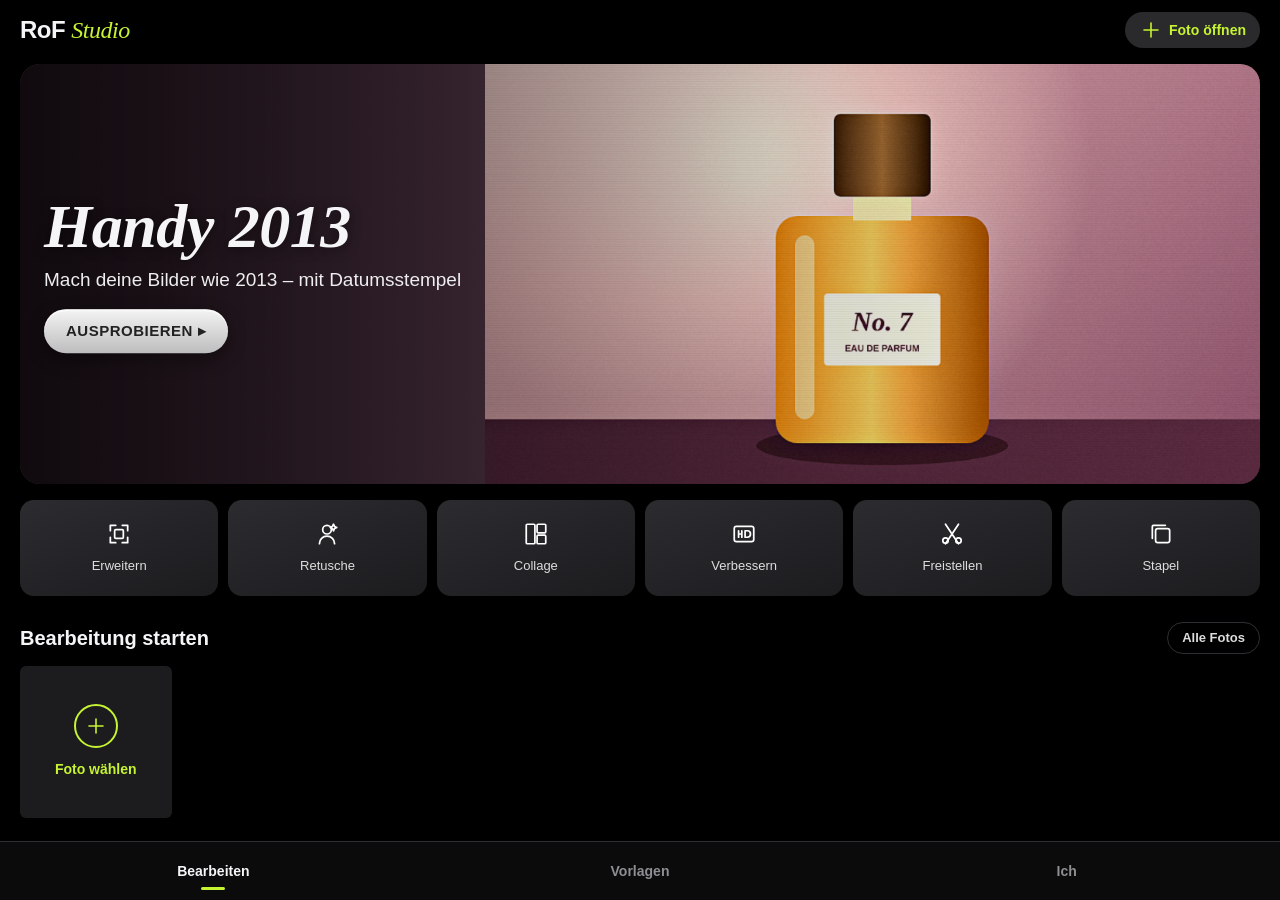
<file: index.html>
<!doctype html>
<html lang="de">
<head>
<meta charset="utf-8">
<meta name="viewport" content="width=device-width,initial-scale=1,viewport-fit=cover,user-scalable=no">
<meta http-equiv="Content-Security-Policy" content="default-src 'self'; img-src 'self' blob: data:; style-src 'self' 'unsafe-inline'; script-src 'self'; connect-src 'self' blob: data:; font-src 'self'; worker-src 'self'; manifest-src 'self'; base-uri 'self'; form-action 'none'; object-src 'none'">
<meta name="referrer" content="no-referrer">
<meta name="robots" content="noindex">
<meta name="apple-mobile-web-app-capable" content="yes">
<meta name="mobile-web-app-capable" content="yes">
<meta name="apple-mobile-web-app-title" content="Bildstudio">
<meta name="apple-mobile-web-app-status-bar-style" content="black-translucent">
<meta name="theme-color" content="#000000">
<title>RoF Bildstudio</title>
<link rel="apple-touch-icon" href="apple-touch-icon.png">
<link rel="icon" href="icon-512.png">
<link rel="manifest" href="manifest.json">
<link rel="stylesheet" href="css/app.css">
</head>
<body>

<!-- Startseite -->
<section id="home" class="screen">
  <header class="hhead">
    <div class="logo">RoF <em>Studio</em></div>
    <button class="pillbtn" id="homeOpen" type="button"><svg class="i" viewBox="0 0 24 24"><path d="M12 5v14M5 12h14"/></svg>Foto öffnen</button>
  </header>
  <div class="scroll">
    <div class="hero" id="hero">
      <canvas id="heroCv" width="1600" height="700" aria-hidden="true"></canvas>
      <div class="shade"></div>
      <div class="copy">
        <h1>Handy 2013</h1>
        <p>Mach deine Bilder wie 2013 – mit Datumsstempel</p>
        <button class="go" id="heroGo" type="button">AUSPROBIEREN ▸</button>
      </div>
    </div>
    <div class="quick" id="quick"></div>
    <div class="sect"><h2>Bearbeitung starten</h2><button class="ghost" id="allPhotos" type="button">Alle Fotos</button></div>
    <div class="recent" id="recent"></div>
    <div class="sect"><h2>🔥 Für dich</h2><button class="ghost" id="moreTpl" type="button">Alle Vorlagen</button></div>
    <div class="hscroll foryou" id="foryou"></div>
    <div class="privacy"><svg class="i" viewBox="0 0 24 24"><path d="M12 3l7 3v6c0 4.5-3 7.6-7 9-4-1.4-7-4.5-7-9V6z"/><path d="M9 12l2 2 4-4"/></svg>
      <div><b>Privat by Design.</b> Deine Fotos werden ausschließlich auf diesem Gerät bearbeitet. Keine Cloud, kein Konto, keine Tracker, keine Verbindung zu fremden Servern. Beim Export werden Metadaten wie GPS-Ort automatisch entfernt.</div></div>
  </div>
  <nav class="bnav" data-nav></nav>
</section>

<!-- Vorlagen -->
<section id="tplScreen" class="screen" hidden>
  <header class="hhead"><div class="logo">Vorlagen</div></header>
  <div class="hscroll chips" id="tplCats"></div>
  <div class="scroll"><div class="tplgrid" id="tplGrid"></div></div>
  <nav class="bnav" data-nav></nav>
</section>

<!-- Einstellungen -->
<section id="meScreen" class="screen" hidden>
  <header class="hhead"><div class="logo">Ich</div></header>
  <div class="scroll" id="meBody"></div>
  <nav class="bnav" data-nav></nav>
</section>

<!-- Editor -->
<section id="editor" class="screen" hidden>
  <header class="etop">
    <div class="grp">
      <button class="ibtn" id="eClose" type="button" aria-label="Schließen" title="Schließen"><svg class="i" viewBox="0 0 24 24"><path d="M6 6l12 12M18 6L6 18"/></svg></button>
    </div>
    <div class="grp">
      <button class="qbtn" id="qBtn" type="button"><span class="t" id="qLabel">Qualität</span><svg class="i" viewBox="0 0 24 24"><path d="M6 9l6 6 6-6"/></svg></button>
      <button class="expbtn" id="expBtn" type="button">Exportieren</button>
    </div>
  </header>
  <main class="stage" id="stage">
    <canvas id="view"></canvas>
    <canvas id="ui"></canvas>
    <div class="hint" id="hint" hidden></div>
    <div class="floatL">
      <button class="fbtn" id="undo" type="button" aria-label="Rückgängig" title="Rückgängig"><svg class="i" viewBox="0 0 24 24"><path d="M9 14L4 9l5-5"/><path d="M4 9h10a6 6 0 010 12h-3"/></svg></button>
      <button class="fbtn" id="redo" type="button" aria-label="Wiederholen" title="Wiederholen"><svg class="i" viewBox="0 0 24 24"><path d="M15 14l5-5-5-5"/><path d="M20 9H10a6 6 0 000 12h3"/></svg></button>
    </div>
    <div class="floatR">
      <button class="fbtn" id="eraseToggle" type="button" aria-label="Radierer" title="Radierer" hidden><svg class="i" viewBox="0 0 24 24"><path d="M7 21h10M5.5 14.5l7-9a2 2 0 013 0l3 3a2 2 0 010 3l-7 8.5H8l-2.5-2.5a2 2 0 010-3z"/></svg></button>
      <button class="fbtn" id="fitBtn" type="button" aria-label="Einpassen" title="Einpassen" hidden><svg class="i" viewBox="0 0 24 24"><path d="M4 9V4h5M20 9V4h-5M4 15v5h5M20 15v5h-5"/></svg></button>
      <button class="fbtn" id="compare" type="button" aria-label="Vorher (gedrückt halten)" title="Vorher – gedrückt halten"><svg class="i" viewBox="0 0 24 24"><rect x="3" y="5" width="18" height="14" rx="2"/><path d="M12 3v18"/><path d="M12 5h9v14h-9" fill="currentColor" opacity=".35"/></svg></button>
    </div>
  </main>
  <section class="panel" id="panel"></section>
  <nav class="tabs" id="tabsWrap"><div class="hscroll" id="tabs" role="tablist"></div></nav>
  <div class="modebar" id="modebar" hidden>
    <button class="ibtn" id="mCancel" type="button" aria-label="Abbrechen"><svg class="i" viewBox="0 0 24 24"><path d="M6 6l12 12M18 6L6 18"/></svg></button>
    <div class="mtabs" id="mTabs"></div>
    <button class="ibtn" id="mOk" type="button" aria-label="Übernehmen"><svg class="i" viewBox="0 0 24 24"><path d="M5 12.5l4.5 4.5L19 7.5"/></svg></button>
  </div>
</section>

<!-- Collage -->
<section id="collage" class="screen" hidden>
  <header class="etop">
    <button class="ibtn" id="cClose" type="button" aria-label="Schließen"><svg class="i" viewBox="0 0 24 24"><path d="M6 6l12 12M18 6L6 18"/></svg></button>
    <div class="grp"><button class="btn" id="cAdd" type="button">Fotos tauschen</button><button class="expbtn" id="cNext" type="button">Weiter</button></div>
  </header>
  <div class="cstage" id="cStage"><canvas id="cView"></canvas></div>
  <section class="panel" id="cPanel"></section>
</section>

<input type="file" id="fileIn" accept="image/*" hidden>
<input type="file" id="multiIn" accept="image/*" multiple hidden>
<div class="toast" id="toast" hidden role="status" aria-live="polite"></div>
<div class="busy" id="busy" hidden><div><span class="spin"></span><span id="busyT">Einen Moment …</span></div></div>
<div id="layer"></div>

<script type="module" src="js/app.js"></script>
</body>
</html>
</file>
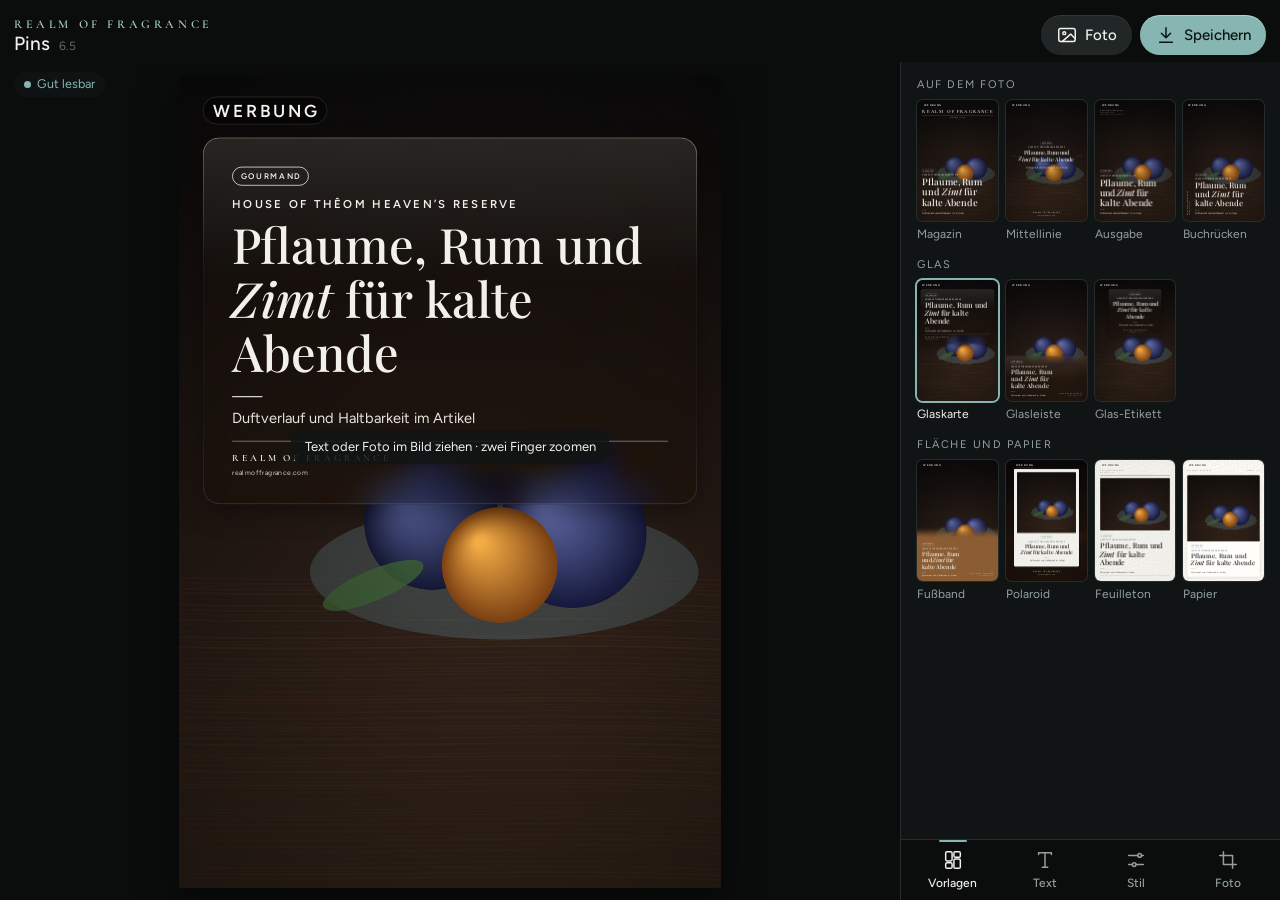
<file: pin/index.html>
<!doctype html>
<html lang="de">
<head>
<meta charset="utf-8">
<meta name="viewport" content="width=device-width,initial-scale=1,viewport-fit=cover,user-scalable=no">
<meta http-equiv="Content-Security-Policy" content="default-src 'self'; img-src 'self' blob: data:; style-src 'self' 'unsafe-inline'; script-src 'self'; connect-src 'self' blob: data:; font-src 'self'; manifest-src 'self'; base-uri 'self'; form-action 'none'; object-src 'none'">
<meta name="referrer" content="no-referrer">
<meta name="robots" content="noindex">
<title>RoF Pins</title>
<meta name="apple-mobile-web-app-capable" content="yes">
<meta name="mobile-web-app-capable" content="yes">
<meta name="apple-mobile-web-app-title" content="RoF Pins">
<meta name="apple-mobile-web-app-status-bar-style" content="black-translucent">
<meta name="theme-color" content="#0B0D0D">
<link rel="apple-touch-icon" href="apple-touch-icon.png">
<link rel="icon" href="icon-512.png">
<link rel="manifest" href="manifest.json">
<link rel="preload" href="fonts/playfair-display-latin-500-normal.woff2" as="font" type="font/woff2" crossorigin>
<link rel="preload" href="fonts/figtree-latin-400-normal.woff2" as="font" type="font/woff2" crossorigin>
<link rel="preload" href="fonts/figtree-latin-500-normal.woff2" as="font" type="font/woff2" crossorigin>
<link rel="preload" href="fonts/figtree-latin-600-normal.woff2" as="font" type="font/woff2" crossorigin>
<link rel="preload" href="fonts/cormorant-garamond-latin-600-normal.woff2" as="font" type="font/woff2" crossorigin>
<style>
@font-face{font-family:"Playfair Display";font-style:normal;font-weight:500;font-display:swap;src:url(fonts/playfair-display-latin-500-normal.woff2) format("woff2");unicode-range:U+0000-00FF,U+0131,U+0152-0153,U+02BB-02BC,U+02C6,U+02DA,U+02DC,U+0304,U+0308,U+0329,U+2000-206F,U+20AC,U+2122,U+2191,U+2193,U+2212,U+2215,U+FEFF,U+FFFD}
@font-face{font-family:"Playfair Display";font-style:normal;font-weight:500;font-display:swap;src:url(fonts/playfair-display-latin-ext-500-normal.woff2) format("woff2");unicode-range:U+0100-02BA,U+02BD-02C5,U+02C7-02CC,U+02CE-02D7,U+02DD-02FF,U+0304,U+0308,U+0329,U+1D00-1DBF,U+1E00-1E9F,U+1EF2-1EFF,U+2020,U+20A0-20AB,U+20AD-20C0,U+2113,U+2C60-2C7F,U+A720-A7FF}
@font-face{font-family:"Playfair Display";font-style:normal;font-weight:600;font-display:swap;src:url(fonts/playfair-display-latin-600-normal.woff2) format("woff2");unicode-range:U+0000-00FF,U+0131,U+0152-0153,U+02BB-02BC,U+02C6,U+02DA,U+02DC,U+0304,U+0308,U+0329,U+2000-206F,U+20AC,U+2122,U+2191,U+2193,U+2212,U+2215,U+FEFF,U+FFFD}
@font-face{font-family:"Playfair Display";font-style:normal;font-weight:600;font-display:swap;src:url(fonts/playfair-display-latin-ext-600-normal.woff2) format("woff2");unicode-range:U+0100-02BA,U+02BD-02C5,U+02C7-02CC,U+02CE-02D7,U+02DD-02FF,U+0304,U+0308,U+0329,U+1D00-1DBF,U+1E00-1E9F,U+1EF2-1EFF,U+2020,U+20A0-20AB,U+20AD-20C0,U+2113,U+2C60-2C7F,U+A720-A7FF}
@font-face{font-family:"Playfair Display";font-style:italic;font-weight:500;font-display:swap;src:url(fonts/playfair-display-latin-500-italic.woff2) format("woff2");unicode-range:U+0000-00FF,U+0131,U+0152-0153,U+02BB-02BC,U+02C6,U+02DA,U+02DC,U+0304,U+0308,U+0329,U+2000-206F,U+20AC,U+2122,U+2191,U+2193,U+2212,U+2215,U+FEFF,U+FFFD}
@font-face{font-family:"Playfair Display";font-style:italic;font-weight:500;font-display:swap;src:url(fonts/playfair-display-latin-ext-500-italic.woff2) format("woff2");unicode-range:U+0100-02BA,U+02BD-02C5,U+02C7-02CC,U+02CE-02D7,U+02DD-02FF,U+0304,U+0308,U+0329,U+1D00-1DBF,U+1E00-1E9F,U+1EF2-1EFF,U+2020,U+20A0-20AB,U+20AD-20C0,U+2113,U+2C60-2C7F,U+A720-A7FF}
@font-face{font-family:"Playfair Display";font-style:italic;font-weight:600;font-display:swap;src:url(fonts/playfair-display-latin-600-italic.woff2) format("woff2");unicode-range:U+0000-00FF,U+0131,U+0152-0153,U+02BB-02BC,U+02C6,U+02DA,U+02DC,U+0304,U+0308,U+0329,U+2000-206F,U+20AC,U+2122,U+2191,U+2193,U+2212,U+2215,U+FEFF,U+FFFD}
@font-face{font-family:"Playfair Display";font-style:italic;font-weight:600;font-display:swap;src:url(fonts/playfair-display-latin-ext-600-italic.woff2) format("woff2");unicode-range:U+0100-02BA,U+02BD-02C5,U+02C7-02CC,U+02CE-02D7,U+02DD-02FF,U+0304,U+0308,U+0329,U+1D00-1DBF,U+1E00-1E9F,U+1EF2-1EFF,U+2020,U+20A0-20AB,U+20AD-20C0,U+2113,U+2C60-2C7F,U+A720-A7FF}
@font-face{font-family:"Figtree";font-style:normal;font-weight:400;font-display:swap;src:url(fonts/figtree-latin-400-normal.woff2) format("woff2");unicode-range:U+0000-00FF,U+0131,U+0152-0153,U+02BB-02BC,U+02C6,U+02DA,U+02DC,U+0304,U+0308,U+0329,U+2000-206F,U+20AC,U+2122,U+2191,U+2193,U+2212,U+2215,U+FEFF,U+FFFD}
@font-face{font-family:"Figtree";font-style:normal;font-weight:400;font-display:swap;src:url(fonts/figtree-latin-ext-400-normal.woff2) format("woff2");unicode-range:U+0100-02BA,U+02BD-02C5,U+02C7-02CC,U+02CE-02D7,U+02DD-02FF,U+0304,U+0308,U+0329,U+1D00-1DBF,U+1E00-1E9F,U+1EF2-1EFF,U+2020,U+20A0-20AB,U+20AD-20C0,U+2113,U+2C60-2C7F,U+A720-A7FF}
@font-face{font-family:"Figtree";font-style:normal;font-weight:500;font-display:swap;src:url(fonts/figtree-latin-500-normal.woff2) format("woff2");unicode-range:U+0000-00FF,U+0131,U+0152-0153,U+02BB-02BC,U+02C6,U+02DA,U+02DC,U+0304,U+0308,U+0329,U+2000-206F,U+20AC,U+2122,U+2191,U+2193,U+2212,U+2215,U+FEFF,U+FFFD}
@font-face{font-family:"Figtree";font-style:normal;font-weight:500;font-display:swap;src:url(fonts/figtree-latin-ext-500-normal.woff2) format("woff2");unicode-range:U+0100-02BA,U+02BD-02C5,U+02C7-02CC,U+02CE-02D7,U+02DD-02FF,U+0304,U+0308,U+0329,U+1D00-1DBF,U+1E00-1E9F,U+1EF2-1EFF,U+2020,U+20A0-20AB,U+20AD-20C0,U+2113,U+2C60-2C7F,U+A720-A7FF}
@font-face{font-family:"Figtree";font-style:normal;font-weight:600;font-display:swap;src:url(fonts/figtree-latin-600-normal.woff2) format("woff2");unicode-range:U+0000-00FF,U+0131,U+0152-0153,U+02BB-02BC,U+02C6,U+02DA,U+02DC,U+0304,U+0308,U+0329,U+2000-206F,U+20AC,U+2122,U+2191,U+2193,U+2212,U+2215,U+FEFF,U+FFFD}
@font-face{font-family:"Figtree";font-style:normal;font-weight:600;font-display:swap;src:url(fonts/figtree-latin-ext-600-normal.woff2) format("woff2");unicode-range:U+0100-02BA,U+02BD-02C5,U+02C7-02CC,U+02CE-02D7,U+02DD-02FF,U+0304,U+0308,U+0329,U+1D00-1DBF,U+1E00-1E9F,U+1EF2-1EFF,U+2020,U+20A0-20AB,U+20AD-20C0,U+2113,U+2C60-2C7F,U+A720-A7FF}
@font-face{font-family:"Cormorant Garamond";font-style:normal;font-weight:600;font-display:swap;src:url(fonts/cormorant-garamond-latin-600-normal.woff2) format("woff2");unicode-range:U+0000-00FF,U+0131,U+0152-0153,U+02BB-02BC,U+02C6,U+02DA,U+02DC,U+0304,U+0308,U+0329,U+2000-206F,U+20AC,U+2122,U+2191,U+2193,U+2212,U+2215,U+FEFF,U+FFFD}
@font-face{font-family:"Cormorant Garamond";font-style:normal;font-weight:600;font-display:swap;src:url(fonts/cormorant-garamond-latin-ext-600-normal.woff2) format("woff2");unicode-range:U+0100-02BA,U+02BD-02C5,U+02C7-02CC,U+02CE-02D7,U+02DD-02FF,U+0304,U+0308,U+0329,U+1D00-1DBF,U+1E00-1E9F,U+1EF2-1EFF,U+2020,U+20A0-20AB,U+20AD-20C0,U+2113,U+2C60-2C7F,U+A720-A7FF}
/* Aufbau: Vorschau füllt den Bildschirm, Bedienfeld und Menüleiste unten (iPad quer: rechts). Die Seite selbst scrollt nie.
   Hochformat: Text, Stil und Foto öffnen das Bedienfeld so weit wie nötig (höchstens 56 % der Höhe), die Vorschau wird dafür kleiner. */
:root{
  --bg:#0B0D0D; --bar:#111414; --panel:#161A1A; --card:#212727; --card2:#2C3333; --line:#262D2D;
  --ink:#F1F0EC; --muted:#93A09E; --dim:#5E6968; --accent:#86B5B2; --accent-ink:#0B1212; --warn:#E3A87E;
  --sans:Figtree,"Helvetica Neue",Arial,sans-serif; --logo:"Cormorant Garamond",Garamond,Georgia,serif;
  --safe-t:env(safe-area-inset-top,0px); --safe-b:env(safe-area-inset-bottom,0px);
  --safe-l:env(safe-area-inset-left,0px); --safe-r:env(safe-area-inset-right,0px);
  --apph:100vh;
  color-scheme:dark;
}
*{box-sizing:border-box;-webkit-tap-highlight-color:transparent}
html,body{margin:0;height:100%;background:var(--bg);color:var(--ink);font-family:var(--sans);font-size:15px;line-height:1.35;overflow:hidden;overscroll-behavior:none;-webkit-text-size-adjust:100%;-webkit-user-select:none;user-select:none}
input,textarea{-webkit-user-select:text;user-select:text}
button{font:inherit;color:inherit;background:none;border:0;padding:0;cursor:pointer;touch-action:manipulation}
[hidden]{display:none!important}
:focus-visible{outline:2px solid var(--accent);outline-offset:2px}
svg.i{width:22px;height:22px;fill:none;stroke:currentColor;stroke-width:1.6;stroke-linecap:round;stroke-linejoin:round;display:block;flex:none}
.app{position:fixed;left:0;top:0;width:100%;height:100%;display:grid;
  grid-template-columns:minmax(0,1fr);grid-template-rows:auto minmax(0,1fr) auto;grid-template-areas:"top" "stage" "side";
  padding-top:calc(var(--safe-t) + 8px)}
.top{grid-area:top;display:flex;align-items:center;justify-content:space-between;gap:12px;height:54px;padding:0 max(14px,var(--safe-r)) 0 max(14px,var(--safe-l))}
.logo{display:flex;flex-direction:column;line-height:1}
.logo .ey{font-family:var(--logo);font-weight:600;font-size:12px;letter-spacing:.3em;color:#A7CFCB;white-space:nowrap}
@media (max-width:430px){.logo .ey{font-size:10px;letter-spacing:.2em}.pill{padding:0 12px}}
.logo .nm{font-weight:500;font-size:19px;margin-top:4px}
.logo .ver{font-weight:400;font-size:12px;color:var(--dim);margin-left:4px}
.tgrp{display:flex;align-items:center;gap:8px}
.pill{height:40px;padding:0 15px;border-radius:999px;background:var(--card);display:inline-flex;align-items:center;gap:7px;font-weight:500;font-size:15px;box-shadow:inset 0 1px 0 rgba(255,255,255,.07)}
.pill.acc{background:var(--accent);color:var(--accent-ink);box-shadow:inset 0 1px 0 rgba(255,255,255,.35)}
.stage{grid-area:stage;position:relative;display:flex;align-items:center;justify-content:center;min-height:0;overflow:hidden}
#main{display:block;border-radius:3px;box-shadow:0 12px 40px rgba(0,0,0,.55);touch-action:none;background:#222}
.chip{position:absolute;left:14px;top:10px;font-size:12.5px;padding:4px 10px;border-radius:999px;background:rgba(17,20,20,.82);color:var(--accent);pointer-events:none;display:flex;align-items:center;gap:6px;z-index:2}
.chip::before{content:"";width:7px;height:7px;border-radius:50%;background:currentColor}
.chip.bad{color:var(--warn)}
.ghint{position:absolute;left:50%;top:46%;transform:translate(-50%,-50%);font-size:13px;padding:8px 14px;border-radius:14px;max-width:min(86%,460px);text-align:center;background:rgba(17,20,20,.86);color:var(--ink);pointer-events:none;transition:opacity .4s;z-index:2}
.side{grid-area:side;display:flex;flex-direction:column;min-height:0;background:var(--bar);border-top:1px solid var(--line)}
.grab{display:flex;align-items:center;justify-content:center;height:20px;width:100%;flex:none}
.grab span{width:44px;height:5px;border-radius:3px;background:var(--card2)}
.panel{height:212px;overflow-y:auto;overscroll-behavior:contain;-webkit-overflow-scrolling:touch;padding:4px max(14px,var(--safe-r)) 12px max(14px,var(--safe-l))}
.app[data-big="1"] .panel{height:auto;min-height:212px;max-height:calc(var(--apph) * 0.56)}
.tabs{display:flex;border-top:1px solid var(--line);padding:0 max(6px,var(--safe-r)) var(--safe-b) max(6px,var(--safe-l));background:var(--bg)}
.tabs button{flex:1;height:60px;display:flex;flex-direction:column;align-items:center;justify-content:center;gap:4px;font-size:12px;font-weight:500;color:var(--muted);position:relative}
.tabs button[aria-selected="true"]{color:var(--ink)}
.tabs button[aria-selected="true"]::after{content:"";position:absolute;left:50%;top:0;width:28px;height:2px;border-radius:2px;background:var(--accent);transform:translateX(-50%)}
/* iPad quer und große Bildschirme: Bedienung rechts, volle Höhe */
@media (min-width:900px) and (orientation:landscape){
  .app{grid-template-columns:minmax(0,1fr) 380px;grid-template-rows:auto minmax(0,1fr);grid-template-areas:"top top" "stage side"}
  .side{border-top:0;border-left:1px solid var(--line)}
  .grab{display:none}
  .panel,.app[data-big="1"] .panel{height:auto;max-height:none;min-height:0;flex:1;padding:16px 16px 12px}
}
/* Vorlagen */
.tscroll{display:flex;gap:18px;overflow-x:auto;scrollbar-width:none;overscroll-behavior-x:contain;-webkit-overflow-scrolling:touch;margin:0 calc(-1 * max(14px,var(--safe-r))) 0 calc(-1 * max(14px,var(--safe-l)));padding:4px max(14px,var(--safe-r)) 4px max(14px,var(--safe-l))}
.tscroll::-webkit-scrollbar{display:none}
.tgroup{display:flex;flex-direction:column;gap:7px;flex:none}
.glabel{font-size:11px;letter-spacing:.14em;text-transform:uppercase;color:var(--muted)}
.trow{display:flex;gap:9px}
.tb{display:flex;flex-direction:column;gap:5px;width:86px;flex:none;text-align:left}
.tb canvas{display:block;width:86px;height:129px;border-radius:6px;background:#222;box-shadow:0 0 0 1px var(--line)}
.tb span{font-size:12px;color:var(--muted);white-space:nowrap;overflow:hidden;text-overflow:ellipsis}
.tb[aria-pressed="true"] canvas{box-shadow:0 0 0 2px var(--accent)}
.tb[aria-pressed="true"] span{color:var(--ink)}
@media (min-width:900px) and (orientation:landscape){
  .tscroll{flex-direction:column;overflow-x:visible;margin:0;padding:0;gap:16px}
  .trow{display:grid;grid-template-columns:repeat(4,minmax(0,1fr));gap:8px}
  .tb{width:auto}
  .tb canvas{width:100%;height:auto;aspect-ratio:2/3}
}
/* Felder und Regler */
.fgrid{display:grid;grid-template-columns:repeat(2,minmax(0,1fr));gap:10px 10px}
@media (min-width:900px) and (orientation:landscape){.fgrid{grid-template-columns:minmax(0,1fr)}}
.field{display:flex;flex-direction:column;gap:5px;min-width:0}
.lbl{font-size:11px;letter-spacing:.1em;text-transform:uppercase;color:var(--muted)}
.lbl b{font-weight:600;color:var(--ink);letter-spacing:.04em}
input[type=text]{width:100%;height:44px;padding:0 12px;border-radius:10px;border:1px solid var(--line);background:var(--panel);color:var(--ink);font:400 16px var(--sans)}
textarea{width:100%;height:70px;padding:10px 12px;border-radius:10px;border:1px solid var(--line);background:var(--panel);color:var(--ink);font:400 16px/1.3 var(--sans);resize:none;display:block}
.field.wide{grid-column:1/-1}
input[type=text]::placeholder,textarea::placeholder{color:var(--dim)}
input[type=text]:focus,textarea:focus{border-color:var(--accent);outline:none}
.rowc{display:flex;flex-wrap:wrap;align-items:center;gap:10px 16px;margin-top:12px}
.stack{display:flex;flex-direction:column;gap:12px}
.ctl{display:flex;flex-direction:column;gap:6px;min-width:0}
.ctl.inline{flex-direction:row;align-items:center;gap:12px}
.ctl.inline .lbl{min-width:104px}
.seg{display:flex;background:var(--panel);border:1px solid var(--line);border-radius:11px;padding:3px;gap:3px;flex:1;min-width:0}
.seg button{flex:1;height:36px;border-radius:8px;color:var(--muted);font-weight:500;font-size:14px;min-width:0;white-space:nowrap;padding:0 6px;overflow:hidden;text-overflow:ellipsis}
.seg button[aria-pressed="true"]{background:var(--card2);color:var(--ink);box-shadow:inset 0 1px 0 rgba(255,255,255,.06)}
.seg.wrap{display:grid;grid-template-columns:repeat(3,minmax(0,1fr))}
.stabs{flex:none;margin-bottom:14px}
.stabs button{font-size:13.5px}
.sw{display:inline-flex;align-items:center;gap:10px;font-size:14.5px;color:var(--ink);cursor:pointer;min-height:36px}
.sw input{position:absolute;opacity:0;pointer-events:none}
.sw .tr{width:44px;height:27px;border-radius:999px;background:var(--card2);position:relative;transition:background .2s;flex:none}
.sw .tr::after{content:"";position:absolute;left:3px;top:3px;width:21px;height:21px;border-radius:50%;background:#fff;transition:transform .2s;box-shadow:0 1px 2px rgba(0,0,0,.3)}
.sw input:checked + .tr{background:var(--accent)}
.sw input:checked + .tr::after{transform:translateX(17px)}
.sw input:focus-visible + .tr{outline:2px solid var(--accent);outline-offset:2px}
.swgrid{display:grid;grid-template-columns:repeat(3,minmax(0,1fr));gap:4px 12px}
@media (min-width:900px) and (orientation:landscape){.swgrid{grid-template-columns:repeat(2,minmax(0,1fr))}}
.range{display:flex;align-items:center;gap:10px;flex:1;min-width:0}
.range input{flex:1;min-width:0;accent-color:var(--accent);height:34px}
.range .val{min-width:58px;height:30px;border-radius:8px;text-align:right;font-variant-numeric:tabular-nums;color:var(--muted);font-size:14px;padding:0 4px}
.range .val:active{color:var(--ink)}
.btn{height:42px;padding:0 15px;border-radius:10px;background:var(--card);display:inline-flex;align-items:center;justify-content:center;gap:8px;font-weight:500;font-size:14.5px;box-shadow:inset 0 1px 0 rgba(255,255,255,.06)}
.btn.acc{background:var(--accent);color:var(--accent-ink)}
.btn.danger{color:var(--warn)}
.hint{margin:0;font-size:13px;color:var(--muted)}
.warn{margin:8px 0 0;font-size:13px;color:var(--warn)}
.sub{font-size:11px;letter-spacing:.14em;text-transform:uppercase;color:var(--muted);margin:4px 0 -2px}
.plist{display:flex;flex-direction:column;gap:8px}
.prow{display:flex;gap:8px;align-items:center}
.prow .btn:first-child{flex:1;justify-content:flex-start;min-width:0;overflow:hidden;text-overflow:ellipsis;white-space:nowrap}
/* Hinweise und Dialoge */
.toast{position:fixed;left:50%;top:calc(var(--safe-t) + 70px);transform:translateX(-50%);background:var(--ink);color:var(--bg);padding:9px 16px;border-radius:10px;font-size:14px;max-width:calc(100% - 32px);z-index:30}
.overlay{position:fixed;inset:0;background:rgba(0,0,0,.7);display:flex;align-items:center;justify-content:center;z-index:40;padding:calc(16px + var(--safe-t)) 16px calc(16px + var(--safe-b))}
.sheet{background:var(--panel);border:1px solid var(--line);border-radius:16px;padding:20px;display:flex;flex-direction:column;gap:14px;max-width:440px;width:100%;max-height:100%;overflow:auto}
.sheet h2{margin:0;font-weight:500;font-size:18px}
.sheet img{display:block;max-height:58vh;max-width:100%;margin:0 auto;border-radius:3px;-webkit-touch-callout:default}
.sheet .acts{display:flex;gap:10px;justify-content:flex-end;flex-wrap:wrap}
.sheet .big{height:48px;font-size:16px;flex:1}
a.btn{text-decoration:none;color:var(--ink)}
@media (prefers-reduced-motion: reduce){*{transition:none!important}}
</style>
</head>
<body>
<div class="app" id="app" data-big="0">
  <header class="top">
    <div class="logo"><span class="ey">REALM OF FRAGRANCE</span><span class="nm">Pins <span class="ver" id="ver"></span></span></div>
    <div class="tgrp">
      <button class="pill" id="openBtn" type="button"><svg class="i" viewBox="0 0 24 24"><rect x="3" y="5" width="18" height="14" rx="2"/><circle cx="9" cy="10" r="1.6"/><path d="M21 16l-5-5-9 8"/></svg>Foto</button>
      <button class="pill acc" id="saveBtn" type="button"><svg class="i" viewBox="0 0 24 24"><path d="M12 4v11M7 10l5 5 5-5M5 20h14"/></svg>Speichern</button>
    </div>
  </header>
  <main class="stage" id="stage">
    <canvas id="main" aria-label="Vorschau des Pins. Text und Foto lassen sich mit dem Finger verschieben."></canvas>
    <div class="chip" id="chip">Gut lesbar</div>
    <div class="ghint" id="ghint" hidden>Text oder Foto im Bild ziehen · zwei Finger zoomen</div>
  </main>
  <aside class="side">
    <button class="grab" id="grab" type="button" aria-label="Bedienfeld größer oder kleiner"><span></span></button>
    <section class="panel" id="panel">
      <div data-pane="tpl"><div class="tscroll" id="tpls"></div></div>
      <div data-pane="text" hidden>
        <div class="fgrid">
          <div class="field wide"><label class="lbl" for="name">Titel groß · Enter = neue Zeile · <b>*Wort*</b> = kursiv</label><textarea id="name" rows="2" autocomplete="off" autocapitalize="sentences" spellcheck="false" enterkeyhint="enter" placeholder="z. B. Vanille und *Orange* für den Herbst"></textarea></div>
          <div class="field"><label class="lbl" for="brand">Marke und Duftname (klein)</label><input id="brand" type="text" autocomplete="off" autocapitalize="words" enterkeyhint="done" placeholder="z. B. Dick Johnson Selfmade"></div>
          <div class="field"><label class="lbl" for="notes">Kernnoten oder Leseanreiz</label><input id="notes" type="text" autocomplete="off" enterkeyhint="done" placeholder="z. B. Vanille, Tonka und Orange"></div>
          <div class="field"><label class="lbl" for="extra">Rubrik-Wort (leer = aus)</label><input id="extra" type="text" autocomplete="off" enterkeyhint="done" placeholder="z. B. Gourmand"></div>
          <div class="field"><span class="lbl">Rubrik-Wort steht</span><div class="seg" id="extraSeg" role="group" aria-label="Position des Rubrik-Worts"></div></div>
        </div>
        <p class="hint" style="margin-top:12px">Elemente ein- und ausblenden und WERBUNG einstellen: Reiter Stil.</p>
        <p class="warn" id="warn" hidden></p>
      </div>
      <div data-pane="style" hidden>
        <div class="seg stabs" id="stabs" role="group" aria-label="Bereich"></div>
        <div class="stack" id="styleBox"></div>
      </div>
      <div data-pane="photo" hidden>
        <div class="stack">
          <div class="rowc" style="margin-top:0">
            <button class="btn acc" id="pickBtn" type="button">Foto wählen</button>
            <button class="btn" id="cropReset" type="button">Ausschnitt zurücksetzen</button>
          </div>
          <div id="photoBox" class="stack"></div>
          <p class="hint">Im Bild ziehen verschiebt den Ausschnitt, mit zwei Fingern zoomen. Text ziehen verschiebt den Text. Auf den Wert tippen setzt einen Regler zurück.</p>
          <p class="warn" id="fileErr" hidden>Das Foto ließ sich nicht öffnen. Bitte ein JPEG, PNG oder HEIC aus deinen Fotos wählen.</p>
        </div>
      </div>
    </section>
    <nav class="tabs" role="tablist" id="tabs">
      <button type="button" role="tab" data-tab="tpl" aria-selected="true"><svg class="i" viewBox="0 0 24 24"><rect x="4" y="3" width="7" height="10" rx="1.5"/><rect x="13" y="3" width="7" height="6" rx="1.5"/><rect x="13" y="11" width="7" height="10" rx="1.5"/><rect x="4" y="15" width="7" height="6" rx="1.5"/></svg>Vorlagen</button>
      <button type="button" role="tab" data-tab="text" aria-selected="false"><svg class="i" viewBox="0 0 24 24"><path d="M5 6V4h14v2M12 4v16M9 20h6"/></svg>Text</button>
      <button type="button" role="tab" data-tab="style" aria-selected="false"><svg class="i" viewBox="0 0 24 24"><path d="M4 7h10M18 7h2M4 17h4M12 17h8"/><circle cx="16" cy="7" r="2"/><circle cx="10" cy="17" r="2"/></svg>Stil</button>
      <button type="button" role="tab" data-tab="photo" aria-selected="false"><svg class="i" viewBox="0 0 24 24"><path d="M7 3v14h14"/><path d="M3 7h14v14"/></svg>Foto</button>
    </nav>
  </aside>
</div>
<input id="file" type="file" accept="image/*" hidden>
<div class="toast" id="toast" hidden role="status" aria-live="polite"></div>
<div class="overlay" id="saveSheet" hidden>
  <div class="sheet" role="dialog" aria-modal="true" aria-labelledby="saveTitle">
    <h2 id="saveTitle">Pin speichern</h2>
    <div class="ctl"><span class="lbl">Größe</span><div class="seg" id="sizeSeg"></div></div>
    <p class="hint" id="saveInfo"></p>
    <div class="acts"><button class="btn" id="saveCancel" type="button">Abbrechen</button><button class="btn acc big" id="saveGo" type="button">Als JPEG speichern</button></div>
  </div>
</div>
<div class="overlay" id="result" hidden>
  <div class="sheet" role="dialog" aria-modal="true" aria-labelledby="resTitle">
    <h2 id="resTitle">Dein Pin ist fertig</h2>
    <img id="resImg" alt="Fertiger Pin">
    <p class="hint" id="resMeta"></p>
    <p class="hint">Lange auf das Bild drücken und „Zu Fotos hinzufügen“ wählen.</p>
    <div class="acts"><a class="btn" id="resDl" href="#" download="pin.jpg">Als Datei laden</a><button class="btn acc" id="resClose" type="button">Fertig</button></div>
  </div>
</div>
<script src="app.js?v=6.5"></script>
</body>
</html>
</file>
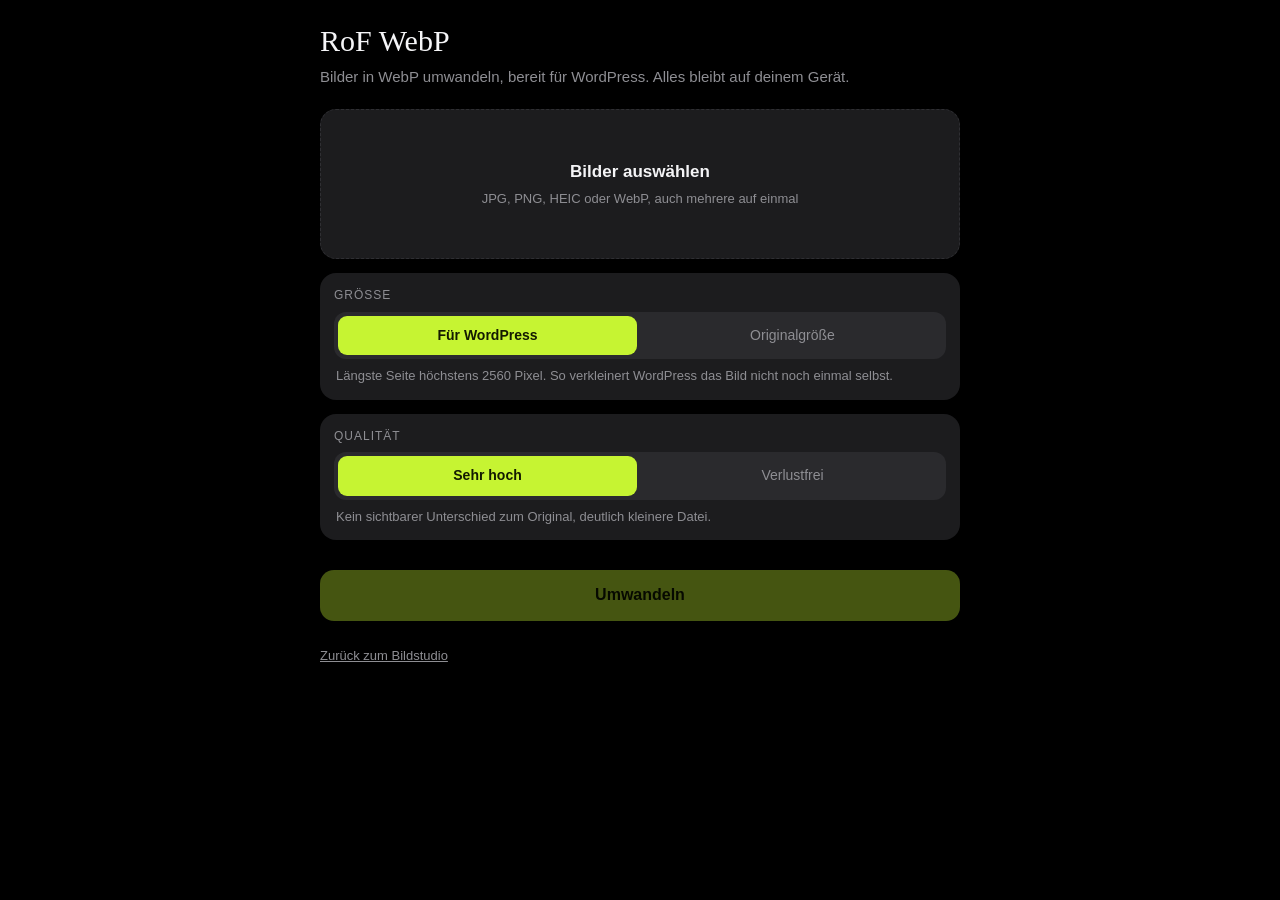
<file: webp/index.html>
<!doctype html>
<html lang="de">
<head>
<meta charset="utf-8">
<meta name="viewport" content="width=device-width,initial-scale=1,viewport-fit=cover">
<meta http-equiv="Content-Security-Policy" content="default-src 'self'; img-src 'self' blob: data:; style-src 'self' 'unsafe-inline'; script-src 'self' 'wasm-unsafe-eval'; connect-src 'self' blob: data:; font-src 'self'; manifest-src 'self'; base-uri 'self'; form-action 'none'; object-src 'none'">
<title>RoF WebP</title>
<meta name="apple-mobile-web-app-capable" content="yes">
<meta name="mobile-web-app-capable" content="yes">
<meta name="apple-mobile-web-app-title" content="RoF WebP">
<meta name="apple-mobile-web-app-status-bar-style" content="black">
<meta name="theme-color" content="#000000">
<link rel="apple-touch-icon" href="apple-touch-icon.png">
<link rel="icon" href="icon-512.png">
<link rel="manifest" href="manifest.json">
<style>
:root{--bg:#000;--panel:#1c1c1e;--card:#2a2a2d;--line:#2f2f33;--ink:#f5f5f7;--muted:#8e8e93;--accent:#c6f432;--accent-ink:#131a00;--danger:#ff5a5f;
--font:-apple-system,BlinkMacSystemFont,"SF Pro Text","Segoe UI",Roboto,"Helvetica Neue",Arial,sans-serif;--serif:Didot,"Bodoni 72","Bodoni MT",Georgia,serif;color-scheme:dark}
*{box-sizing:border-box;-webkit-tap-highlight-color:transparent}
html,body{margin:0;background:var(--bg);color:var(--ink);font-family:var(--font);font-size:15px;line-height:1.4;-webkit-text-size-adjust:100%}
body{padding:calc(env(safe-area-inset-top,0px) + 20px) 16px calc(env(safe-area-inset-bottom,0px) + 32px)}
main{max-width:640px;margin:0 auto}
h1{font-family:var(--serif);font-weight:400;font-size:30px;margin:0 0 4px}
.sub{color:var(--muted);margin:0 0 22px}
button,label.btn{font:inherit;color:inherit;border:0;cursor:pointer;touch-action:manipulation}
.drop{display:flex;flex-direction:column;align-items:center;justify-content:center;gap:6px;min-height:150px;border:1.5px dashed var(--line);border-radius:16px;background:var(--panel);text-align:center;padding:20px}
.drop.over{border-color:var(--accent)}
.drop strong{font-size:17px}
.drop span{color:var(--muted);font-size:13px}
.drop input{display:none}
.group{background:var(--panel);border-radius:16px;padding:14px;margin-top:14px}
.group .t{font-size:12px;text-transform:uppercase;letter-spacing:1px;color:var(--muted);margin:0 0 8px}
.seg{display:grid;grid-template-columns:1fr 1fr;gap:6px;background:var(--card);border-radius:12px;padding:4px}
.seg button{background:none;border-radius:9px;padding:10px 6px;font-size:14px;color:var(--muted)}
.seg button[aria-pressed="true"]{background:var(--accent);color:var(--accent-ink);font-weight:600}
.hint{color:var(--muted);font-size:13px;margin:8px 2px 0}
.list{margin-top:14px;display:flex;flex-direction:column;gap:10px}
.item{display:grid;grid-template-columns:64px 1fr;gap:12px;align-items:center;background:var(--panel);border-radius:14px;padding:10px}
.item img{width:64px;height:64px;object-fit:cover;border-radius:10px;background:var(--card)}
.item .n{font-weight:600;font-size:14px;word-break:break-all}
.item .m{color:var(--muted);font-size:13px}
.item .ok{color:var(--accent)}
.item .err{color:var(--danger)}
.actions{display:grid;grid-template-columns:1fr 1fr;gap:10px;margin-top:16px}
.primary{background:var(--accent);color:var(--accent-ink);font-weight:600;border-radius:14px;padding:14px;font-size:16px}
.secondary{background:var(--card);border-radius:14px;padding:14px;font-size:16px}
.actions .wide{grid-column:1/-1}
button:disabled{opacity:.35;cursor:default}
.back{display:inline-block;margin-top:26px;color:var(--muted);font-size:13px}
:focus-visible{outline:2px solid var(--accent);outline-offset:2px}
[hidden]{display:none!important}
</style>
</head>
<body>
<main>
  <h1>RoF WebP</h1>
  <p class="sub">Bilder in WebP umwandeln, bereit für WordPress. Alles bleibt auf deinem Gerät.</p>

  <label class="drop" id="drop">
    <strong>Bilder auswählen</strong>
    <span>JPG, PNG, HEIC oder WebP, auch mehrere auf einmal</span>
    <input type="file" id="files" accept="image/*,.heic,.heif" multiple>
  </label>

  <div class="group">
    <p class="t">Größe</p>
    <div class="seg" id="size">
      <button type="button" data-v="2560" aria-pressed="true">Für WordPress</button>
      <button type="button" data-v="0" aria-pressed="false">Originalgröße</button>
    </div>
    <p class="hint" id="sizeHint">Längste Seite höchstens 2560 Pixel. So verkleinert WordPress das Bild nicht noch einmal selbst.</p>
  </div>

  <div class="group">
    <p class="t">Qualität</p>
    <div class="seg" id="quality">
      <button type="button" data-v="high" aria-pressed="true">Sehr hoch</button>
      <button type="button" data-v="lossless" aria-pressed="false">Verlustfrei</button>
    </div>
    <p class="hint" id="qHint">Kein sichtbarer Unterschied zum Original, deutlich kleinere Datei.</p>
  </div>

  <div class="list" id="list"></div>

  <div class="actions">
    <button type="button" class="primary wide" id="convert" disabled>Umwandeln</button>
    <button type="button" class="secondary" id="share" hidden>Teilen oder sichern</button>
    <button type="button" class="secondary" id="save" hidden>Als Datei laden</button>
  </div>

  <a class="back" href="../">Zurück zum Bildstudio</a>
</main>
<script type="module" src="app.js"></script>
</body>
</html>
</file>
<file: css/app.css>
/* RoF Bildstudio – dunkles Editor-Layout nach Vorbild mobiler Foto-Apps. Nur Systemschriften, keine externen Dateien. */
:root{
  --bg:#000; --bg2:#121214; --panel:#1c1c1e; --card:#2a2a2d; --card2:#38383c; --line:#2f2f33;
  --ink:#f5f5f7; --muted:#8e8e93; --dim:#5d5d62; --accent:#c6f432; --accent-ink:#131a00; --danger:#ff5a5f;
  --r:14px; --font:-apple-system,BlinkMacSystemFont,"SF Pro Text","Segoe UI",Roboto,"Helvetica Neue",Arial,sans-serif;
  --serif:Didot,"Bodoni 72","Bodoni MT",Georgia,serif;
  --safe-t:env(safe-area-inset-top,0px); --safe-b:env(safe-area-inset-bottom,0px);
  color-scheme:dark;
}
*{box-sizing:border-box;-webkit-tap-highlight-color:transparent;-webkit-touch-callout:none}
html,body{margin:0;height:100%;background:var(--bg);color:var(--ink);font-family:var(--font);font-size:15px;line-height:1.35;overflow:hidden;overscroll-behavior:none;-webkit-user-select:none;user-select:none;-webkit-text-size-adjust:100%}
input,textarea,select{-webkit-user-select:text;user-select:text}
button{font:inherit;color:inherit;background:none;border:0;padding:0;cursor:pointer;touch-action:manipulation}
button:disabled{opacity:.35;cursor:default}
:focus-visible{outline:2px solid var(--accent);outline-offset:2px}
[hidden]{display:none!important}
svg.i{width:24px;height:24px;fill:none;stroke:currentColor;stroke-width:1.6;stroke-linecap:round;stroke-linejoin:round;display:block;flex:none}
.screen{position:fixed;inset:0;display:flex;flex-direction:column;padding-top:var(--safe-t)}
.hscroll{display:flex;overflow-x:auto;scrollbar-width:none;-webkit-overflow-scrolling:touch;overscroll-behavior-x:contain}
.hscroll::-webkit-scrollbar{display:none}

/* ---------- Startseite ---------- */
#home,#tplScreen,#meScreen{background:var(--bg)}
.scroll{flex:1;overflow-y:auto;-webkit-overflow-scrolling:touch;padding-bottom:24px}
.hhead{display:flex;align-items:center;justify-content:space-between;padding:12px 20px}
.logo{font-weight:800;font-size:24px;letter-spacing:-.5px}
.logo em{font-family:var(--serif);font-style:italic;font-weight:500;color:var(--accent)}
.pillbtn{height:36px;padding:0 14px;border-radius:999px;background:var(--card);display:inline-flex;align-items:center;gap:6px;font-weight:600;font-size:14px;color:var(--accent)}
.hero{position:relative;margin:4px 20px 0;border-radius:20px;overflow:hidden;height:clamp(220px,36vw,420px);background:#222}
.hero canvas{position:absolute;inset:0;width:100%;height:100%;object-fit:cover}
.hero .shade{position:absolute;inset:0;background:linear-gradient(90deg,rgba(0,0,0,.72),rgba(0,0,0,.15) 65%,transparent)}
.hero .copy{position:absolute;left:24px;top:50%;transform:translateY(-50%);max-width:60%}
.hero h1{margin:0;font-family:var(--serif);font-style:italic;font-weight:600;font-size:clamp(34px,7vw,62px);line-height:1;letter-spacing:-.5px;text-shadow:0 2px 12px rgba(0,0,0,.5)}
.hero p{margin:10px 0 16px;font-size:clamp(14px,2.2vw,19px);color:#eee}
.hero .go{height:44px;padding:0 22px;border-radius:999px;background:linear-gradient(#f4f4f4,#bdbdbd);color:#222;font-weight:800;letter-spacing:.5px;box-shadow:0 2px 0 rgba(255,255,255,.6) inset,0 6px 18px rgba(0,0,0,.4)}
.quick{display:grid;grid-template-columns:repeat(auto-fit,minmax(120px,1fr));gap:10px;margin:16px 20px 0}
.qt{height:96px;border-radius:var(--r);background:linear-gradient(160deg,#2c2c30,#1c1c1f);display:flex;flex-direction:column;align-items:center;justify-content:center;gap:10px;font-size:13px;font-weight:500;color:#ddd}
.qt svg.i{width:26px;height:26px;color:#fff}
.sect{display:flex;align-items:center;justify-content:space-between;margin:26px 20px 12px}
.sect h2{margin:0;font-size:20px;font-weight:700}
.ghost{height:32px;padding:0 14px;border-radius:999px;border:1px solid var(--line);font-size:13px;font-weight:600;color:#ddd}
.recent{display:grid;grid-template-columns:repeat(auto-fill,minmax(150px,1fr));gap:4px;margin:0 20px}
.rc{position:relative;aspect-ratio:1;border-radius:6px;overflow:hidden;background:var(--panel)}
.rc img{width:100%;height:100%;object-fit:cover;display:block}
.rc .del{position:absolute;top:6px;right:6px;width:28px;height:28px;border-radius:50%;background:rgba(0,0,0,.6);display:grid;place-items:center}
.rc .del svg.i{width:16px;height:16px}
.rc .nm{position:absolute;left:0;right:0;bottom:0;padding:16px 8px 6px;font-size:12px;background:linear-gradient(transparent,rgba(0,0,0,.75));white-space:nowrap;overflow:hidden;text-overflow:ellipsis}
.rc.add{display:flex;flex-direction:column;align-items:center;justify-content:center;gap:12px;color:var(--accent);font-weight:600;font-size:14px;background:var(--panel)}
.rc.add .circ{width:44px;height:44px;border-radius:50%;border:2px solid var(--accent);display:grid;place-items:center}
.foryou{gap:10px;padding:0 20px}
.fy{flex:none;width:150px;border-radius:10px;overflow:hidden;position:relative;background:var(--panel)}
.fy canvas{display:block;width:150px;height:200px}
.fy span{position:absolute;left:0;right:0;bottom:0;padding:22px 8px 8px;font-size:13px;font-weight:700;text-align:left;background:linear-gradient(transparent,rgba(0,0,0,.7));text-shadow:0 1px 4px rgba(0,0,0,.8)}
.bnav{display:flex;border-top:1px solid var(--line);background:#0b0b0c;padding-bottom:var(--safe-b)}
.bnav button{flex:1;height:58px;font-size:14px;color:var(--muted);font-weight:600;position:relative}
.bnav button[aria-current="true"]{color:var(--ink)}
.bnav button[aria-current="true"]::after{content:"";position:absolute;left:50%;bottom:10px;width:24px;height:3px;border-radius:2px;background:var(--accent);transform:translateX(-50%)}
.privacy{margin:22px 20px 0;padding:14px 16px;border-radius:var(--r);background:var(--panel);display:flex;gap:12px;align-items:flex-start;color:#cfcfd4;font-size:13px}
.privacy svg.i{color:var(--accent)}
.privacy b{color:var(--ink)}

/* Vorlagen-Seite */
.tplgrid{display:grid;grid-template-columns:repeat(auto-fill,minmax(150px,1fr));gap:10px;margin:0 20px}
.tplgrid .fy{width:auto}
.tplgrid .fy canvas{width:100%;height:auto;aspect-ratio:3/4}
.chips{gap:6px;padding:0 20px 12px}
.chip{flex:none;height:34px;padding:0 14px;border-radius:999px;color:var(--muted);font-weight:600;font-size:14px;white-space:nowrap}
.chip[aria-pressed="true"]{color:var(--ink);background:var(--card)}

/* Ich-Seite */
.set{margin:0 20px 14px;border-radius:var(--r);background:var(--panel);overflow:hidden}
.set h3{margin:0;padding:14px 16px 4px;font-size:13px;font-weight:600;color:var(--muted);text-transform:uppercase;letter-spacing:.6px}
.row{display:flex;align-items:center;justify-content:space-between;gap:12px;padding:12px 16px;border-top:1px solid var(--line);min-height:52px}
.row:first-of-type{border-top:0}
.row .t{font-weight:500}
.row .s{font-size:12px;color:var(--muted)}
.row input[type=text]{background:var(--card);border:0;border-radius:10px;color:var(--ink);font:inherit;padding:9px 12px;min-width:0;width:220px}
.seg{display:flex;background:var(--card);border-radius:10px;padding:3px;gap:2px}
.seg button{height:30px;padding:0 10px;border-radius:8px;font-size:13px;font-weight:600;color:var(--muted)}
.seg button[aria-pressed="true"]{background:var(--card2);color:var(--ink)}
.switch{width:50px;height:30px;border-radius:999px;background:var(--card2);position:relative;flex:none;transition:background .15s}
.switch::after{content:"";position:absolute;top:3px;left:3px;width:24px;height:24px;border-radius:50%;background:#fff;transition:transform .15s}
.switch[aria-checked="true"]{background:var(--accent)}
.switch[aria-checked="true"]::after{transform:translateX(20px)}
.danger{color:var(--danger);font-weight:600}

/* ---------- Editor ---------- */
#editor{background:#1c1c1e}
.etop{display:flex;align-items:center;justify-content:space-between;gap:8px;padding:10px 16px;height:60px}
.etop .grp{display:flex;align-items:center;gap:8px}
.ibtn{width:40px;height:40px;border-radius:10px;display:grid;place-items:center}
.ibtn:hover:not(:disabled){background:rgba(255,255,255,.06)}
.qbtn{height:36px;padding:0 12px;border-radius:8px;background:#38383c;font-size:14px;font-weight:600;display:flex;align-items:center;gap:6px}
.qbtn svg.i{width:16px;height:16px}
.expbtn{height:36px;padding:0 16px;border-radius:8px;background:var(--accent);color:var(--accent-ink);font-weight:700;font-size:15px}
.stage{position:relative;flex:1;min-height:0;overflow:hidden;touch-action:none}
.stage canvas#view{position:absolute;display:block;image-rendering:auto}
.stage canvas#ui{position:absolute;inset:0;width:100%;height:100%;pointer-events:none}
.stage.checker canvas#view{background-color:#fff;background-image:linear-gradient(45deg,#ccc 25%,transparent 25%),linear-gradient(-45deg,#ccc 25%,transparent 25%),linear-gradient(45deg,transparent 75%,#ccc 75%),linear-gradient(-45deg,transparent 75%,#ccc 75%);background-size:20px 20px;background-position:0 0,0 10px,10px -10px,-10px 0}
.floatL,.floatR{position:absolute;bottom:12px;display:flex;gap:8px;z-index:3}
.floatL{left:14px}.floatR{right:14px}
.fbtn{width:38px;height:38px;border-radius:50%;background:rgba(40,40,44,.82);display:grid;place-items:center;backdrop-filter:blur(8px);-webkit-backdrop-filter:blur(8px)}
.fbtn svg.i{width:20px;height:20px}
.fbtn[aria-pressed="true"]{background:var(--accent);color:var(--accent-ink)}
.hint{position:absolute;top:12px;left:50%;transform:translateX(-50%);background:rgba(20,20,22,.85);padding:7px 14px;border-radius:999px;font-size:13px;font-weight:600;pointer-events:none;z-index:3;white-space:nowrap;max-width:90%;overflow:hidden;text-overflow:ellipsis}
.panel{background:#000;min-height:150px;display:flex;flex-direction:column;justify-content:flex-end;padding-top:8px}
.tabs{background:#000;border-top:1px solid #1c1c1e;padding-bottom:var(--safe-b)}
.tabs .hscroll{padding:0 8px}
.tab{flex:none;height:54px;padding:0 15px;font-size:15px;color:var(--muted);position:relative;white-space:nowrap}
.tab[aria-selected="true"]{color:var(--accent)}
.tab[aria-selected="true"]::after{content:"";position:absolute;left:50%;bottom:8px;width:22px;height:2px;border-radius:2px;background:var(--accent);transform:translateX(-50%)}
.tab .star{font-size:11px;margin-left:3px}

/* Kategorie-Pillen + Vorschau-Leiste */
.cats{gap:2px;padding:0 10px 8px;align-items:center}
.cats .none{flex:none;width:38px;height:32px;display:grid;place-items:center;color:var(--muted)}
.cats .sep{flex:none;width:1px;height:16px;background:var(--dim);margin:0 6px}
.cat{flex:none;height:32px;padding:0 11px;font-size:14px;color:var(--muted);white-space:nowrap;border-radius:8px}
.cat[aria-pressed="true"]{color:var(--ink);font-weight:600}
.strip{gap:6px;padding:0 12px 10px}
.th{flex:none;width:68px;position:relative;border-radius:6px;overflow:hidden;outline:2px solid transparent;outline-offset:-2px;background:var(--panel)}
.th canvas{display:block;width:68px;height:84px}
.th .lb{position:absolute;left:0;right:0;bottom:0;font-size:11px;font-weight:600;padding:3px 3px;background:rgba(80,90,120,.85);white-space:nowrap;overflow:hidden;text-overflow:ellipsis;text-align:center}
.th[aria-pressed="true"]{outline-color:var(--accent)}
.th[aria-pressed="true"] .lb{background:var(--accent);color:var(--accent-ink)}
.th .fav{position:absolute;top:3px;right:4px;color:#ffd27a;font-size:11px;text-shadow:0 1px 2px #000}
.th .pt{position:absolute;top:3px;left:4px;font-size:10px;background:rgba(0,0,0,.55);border-radius:4px;padding:1px 4px}
.edit{flex:none;height:30px;padding:0 12px;border-radius:999px;background:var(--card);font-size:13px;margin-left:6px}

/* Werkzeug-Icons */
.tools{gap:2px;padding:0 10px 8px}
.tool{flex:none;min-width:74px;height:70px;padding:6px 4px;display:flex;flex-direction:column;align-items:center;justify-content:center;gap:7px;font-size:12px;color:#ddd;border-radius:10px;position:relative;text-align:center;line-height:1.1}
.tool svg.i{width:26px;height:26px}
.tool[aria-pressed="true"]{color:var(--accent)}
.tool .dot{position:absolute;top:6px;right:16px;width:6px;height:6px;border-radius:50%;background:var(--accent)}
.subchips{gap:6px;padding:0 14px 8px}
.subchips .chip{height:30px;font-size:13px}
.subchips .chip[aria-pressed="true"]{background:#2c2c2e}

/* Regler */
.slrow{display:grid;grid-template-columns:auto minmax(0,1fr) 46px;align-items:center;gap:12px;padding:2px 22px 8px;min-height:40px}
.slrow .lab{font-size:13px;color:#ddd;min-width:62px}
.slrow output{text-align:right;font-variant-numeric:tabular-nums;color:var(--accent);font-weight:700;font-size:14px}
input[type=range]{-webkit-appearance:none;appearance:none;width:100%;height:30px;background:transparent;margin:0;touch-action:pan-x}
input[type=range]::-webkit-slider-runnable-track{height:3px;border-radius:2px;background:linear-gradient(90deg,var(--ink) var(--p,50%),#48484c var(--p,50%))}
input[type=range]::-moz-range-track{height:3px;border-radius:2px;background:#48484c}
input[type=range]::-moz-range-progress{height:3px;background:var(--ink)}
input[type=range]::-webkit-slider-thumb{-webkit-appearance:none;width:22px;height:22px;border-radius:50%;background:#fff;margin-top:-9.5px;box-shadow:0 1px 5px rgba(0,0,0,.6)}
input[type=range]::-moz-range-thumb{width:22px;height:22px;border:0;border-radius:50%;background:#fff}

/* Untermodus: Leiste mit ✕ und ✓ */
.modebar{display:flex;align-items:center;justify-content:space-between;height:56px;padding:0 10px;border-top:1px solid #1c1c1e;background:#000;padding-bottom:var(--safe-b);box-sizing:content-box}
.modebar .mtabs{display:flex;gap:4px;overflow-x:auto;scrollbar-width:none}
.modebar .mtabs::-webkit-scrollbar{display:none}
.modebar .mt{height:40px;padding:0 14px;color:var(--muted);font-size:15px;position:relative;white-space:nowrap}
.modebar .mt[aria-pressed="true"]{color:var(--accent)}
.modebar .mt[aria-pressed="true"]::after{content:"";position:absolute;left:50%;bottom:2px;width:20px;height:2px;border-radius:2px;background:var(--accent);transform:translateX(-50%)}
.modebar .title{font-weight:600}
.colors{gap:8px;padding:2px 14px 10px;align-items:center}
.sw{flex:none;width:30px;height:30px;border-radius:50%;border:2px solid rgba(255,255,255,.12);position:relative}
.sw[aria-pressed="true"]{box-shadow:0 0 0 2px #000,0 0 0 4px #fff}
.sw.pick{background:conic-gradient(red,yellow,lime,cyan,blue,magenta,red)}
.sw.pick input{position:absolute;inset:0;opacity:0;width:100%;height:100%;cursor:pointer}
.sw.eye{display:grid;place-items:center;background:var(--card)}
.sw.eye svg.i{width:16px;height:16px}
.sw.none{background:linear-gradient(135deg,transparent 45%,#ff5a5f 45%,#ff5a5f 55%,transparent 55%),#2a2a2d}
.sw.check{background-color:#fff;background-image:linear-gradient(45deg,#bbb 25%,transparent 25%),linear-gradient(-45deg,#bbb 25%,transparent 25%),linear-gradient(45deg,transparent 75%,#bbb 75%),linear-gradient(-45deg,transparent 75%,#bbb 75%);background-size:10px 10px;background-position:0 0,0 5px,5px -5px,-5px 0}
.brushes{gap:8px;padding:0 14px 10px}
.bsh{flex:none;height:56px;min-width:64px;padding:0 10px;border-radius:8px;background:#1c1c1e;outline:2px solid transparent;display:flex;flex-direction:column;align-items:center;justify-content:center;gap:4px;font-size:11px;color:#ccc}
.bsh[aria-pressed="true"]{outline-color:var(--accent);color:var(--ink)}
.bsh .glyph{font-size:22px;line-height:1}
.ratios{gap:4px;padding:0 10px 10px;align-items:center}
.ratio{flex:none;width:58px;height:52px;display:flex;flex-direction:column;align-items:center;justify-content:center;gap:4px;font-size:10px;color:#ccc;border-radius:8px}
.ratio i{display:block;border:1.5px solid currentColor;border-radius:2px}
.ratio[aria-pressed="true"]{color:var(--accent)}
.textin{display:flex;gap:8px;padding:0 14px 10px}
.textin textarea{flex:1;min-height:44px;max-height:96px;resize:none;background:var(--card);color:var(--ink);border:0;border-radius:10px;padding:10px 12px;font:inherit;font-size:16px}
.btnrow{display:flex;gap:8px;padding:0 14px 10px;flex-wrap:wrap}
.btn{height:38px;padding:0 14px;border-radius:10px;background:var(--card);font-weight:600;font-size:14px;display:inline-flex;align-items:center;gap:6px}
.btn.primary{background:var(--accent);color:var(--accent-ink)}
.btn svg.i{width:18px;height:18px}
.fontlist{gap:6px;padding:0 14px 10px}
.font{flex:none;height:40px;padding:0 14px;border-radius:10px;background:var(--card);font-size:17px;white-space:nowrap}
.font[aria-pressed="true"]{background:var(--ink);color:#000}
.stk{flex:none;width:64px;height:64px;border-radius:10px;background:#1c1c1e;display:grid;place-items:center;font-size:36px}
.stk img{width:46px;height:46px;object-fit:contain}
.empty{padding:16px 20px;color:var(--muted);font-size:14px}

/* Popover / Blatt */
.pop{position:fixed;z-index:30;background:#3a3a3c;border-radius:12px;padding:14px 16px;box-shadow:0 12px 40px rgba(0,0,0,.6);min-width:300px}
.pop h4{margin:0 0 12px;font-size:15px;font-weight:600}
.qsteps{display:flex;justify-content:space-between;gap:6px}
.qsteps button{flex:1;padding:10px 6px;border-radius:10px;background:#2c2c2e;font-size:13px;font-weight:600}
.qsteps button[aria-pressed="true"]{background:var(--accent);color:var(--accent-ink)}
.pop p{margin:10px 0 0;font-size:12px;color:#c7c7cc}
.scrim{position:fixed;inset:0;background:rgba(0,0,0,.45);z-index:20}
.sheet{position:fixed;left:0;right:0;bottom:0;z-index:25;background:#1c1c1e;border-radius:18px 18px 0 0;max-height:88%;overflow-y:auto;padding:8px 0 calc(16px + var(--safe-b));max-width:720px;margin:0 auto;box-shadow:0 -10px 40px rgba(0,0,0,.6)}
.sheet .grab{width:40px;height:5px;border-radius:3px;background:#48484a;margin:4px auto 10px}
.sheet h3{margin:4px 20px 14px;font-size:19px}
.sheet .prev{margin:0 20px 14px;border-radius:12px;overflow:hidden;background:#000;display:grid;place-items:center;max-height:260px}
.sheet .prev canvas{max-width:100%;max-height:260px;display:block}
.sheet .row{background:transparent}
.sheet .note{margin:4px 20px 12px;font-size:12px;color:var(--muted);display:flex;gap:8px;align-items:center}
.sheet .note svg.i{width:16px;height:16px;color:var(--accent)}
.sheet .actions{display:flex;gap:10px;padding:8px 20px 4px}
.sheet .actions .btn{flex:1;height:48px;justify-content:center;font-size:16px}
.toast{position:fixed;left:50%;top:calc(76px + var(--safe-t));transform:translateX(-50%);background:rgba(58,58,60,.96);padding:9px 16px;border-radius:999px;font-size:14px;font-weight:600;z-index:50;pointer-events:none;max-width:90%;text-align:center}
.busy{position:fixed;inset:0;z-index:60;background:rgba(0,0,0,.55);display:grid;place-items:center}
.busy div{background:#2c2c2e;padding:18px 24px;border-radius:14px;display:flex;gap:12px;align-items:center;font-weight:600}
.spin{width:22px;height:22px;border-radius:50%;border:3px solid #555;border-top-color:var(--accent);animation:sp 0.8s linear infinite}
@keyframes sp{to{transform:rotate(360deg)}}

/* Collage */
#collage{background:#1c1c1e}
.cstage{flex:1;min-height:0;display:grid;place-items:center;padding:12px;position:relative;touch-action:none}
.cstage canvas{max-width:100%;max-height:100%;display:block;box-shadow:0 8px 30px rgba(0,0,0,.5)}
.layouts{gap:8px;padding:0 14px 10px}
.lay{flex:none;width:52px;height:52px;border-radius:8px;background:#1c1c1e;padding:6px;outline:2px solid transparent}
.lay[aria-pressed="true"]{outline-color:var(--accent)}
.lay svg{width:100%;height:100%}

@media (max-width:600px){
  .hero{height:260px}
  .hero .copy{max-width:80%}
  .etop{padding:8px 10px}
  .qbtn{padding:0 10px}
  .tab{padding:0 12px;font-size:14px}
}
@media (min-width:900px){
  .tools{justify-content:safe center}
}
</file>
